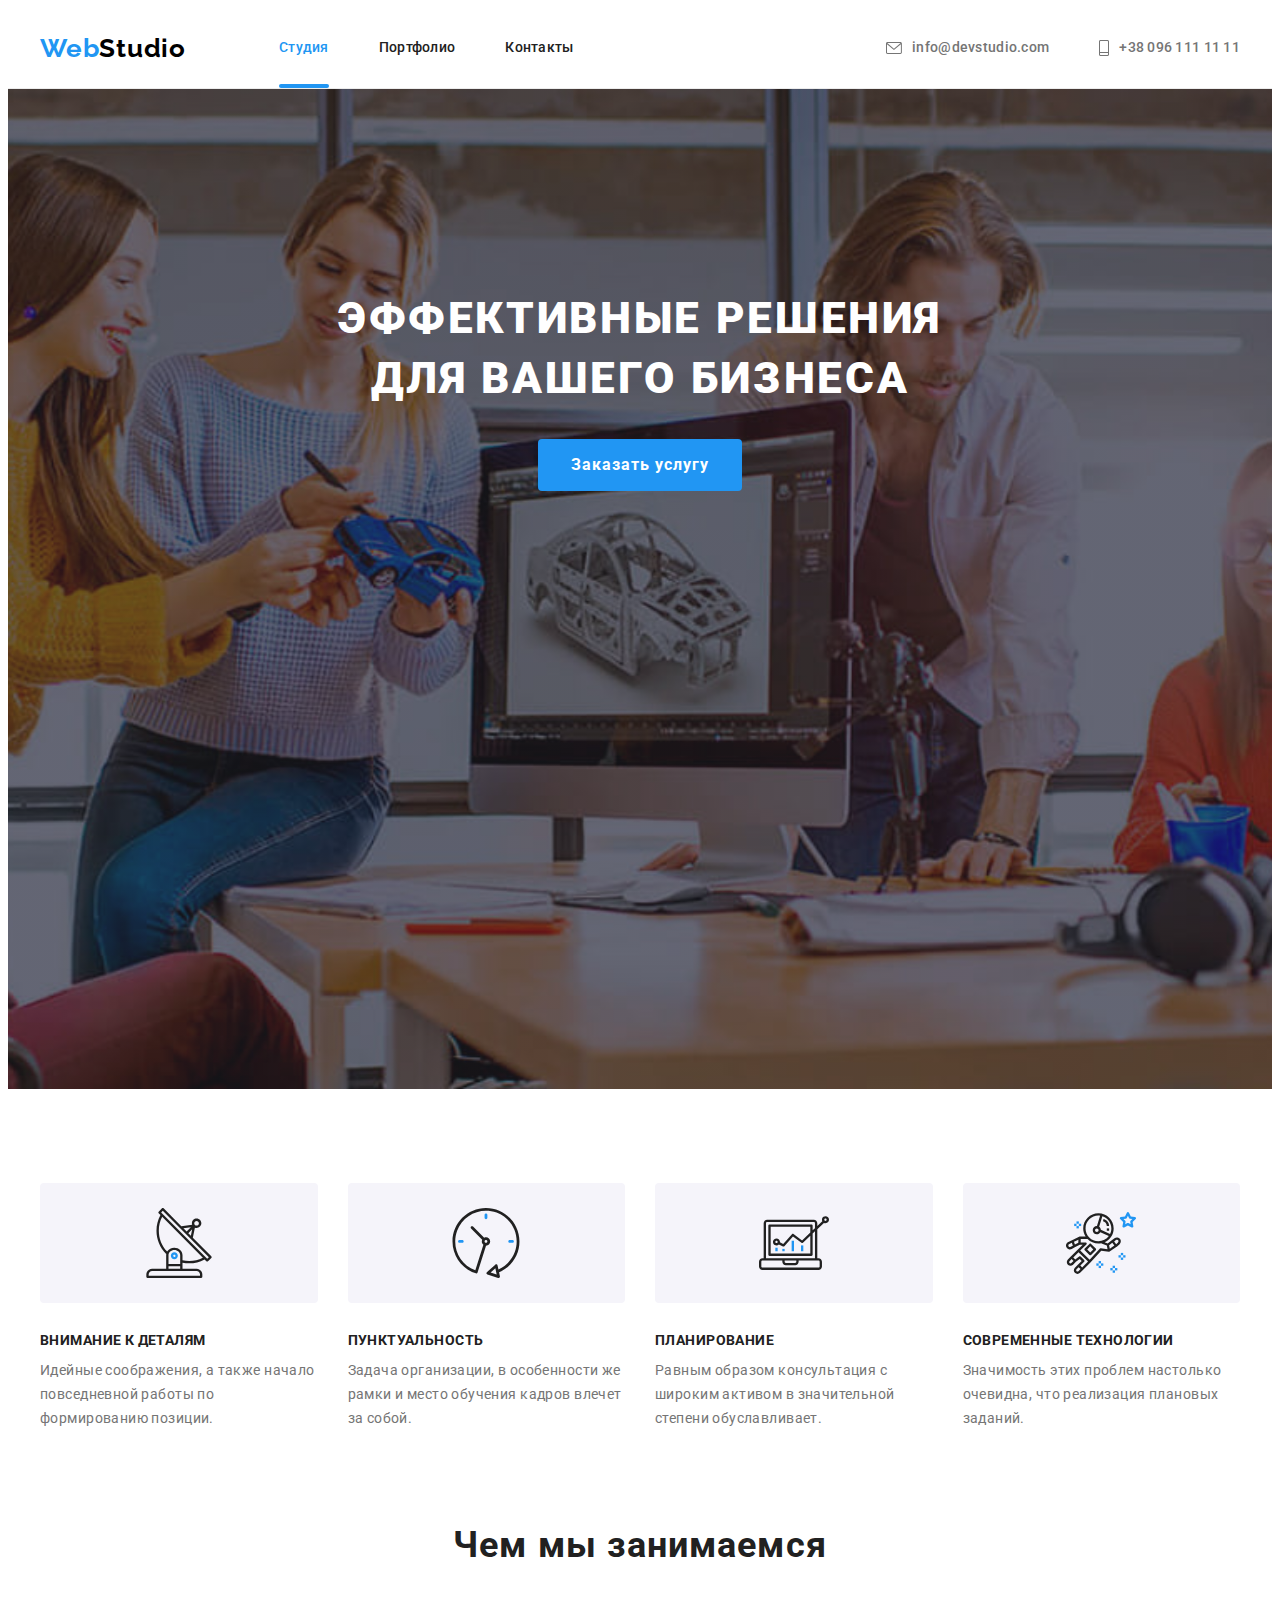
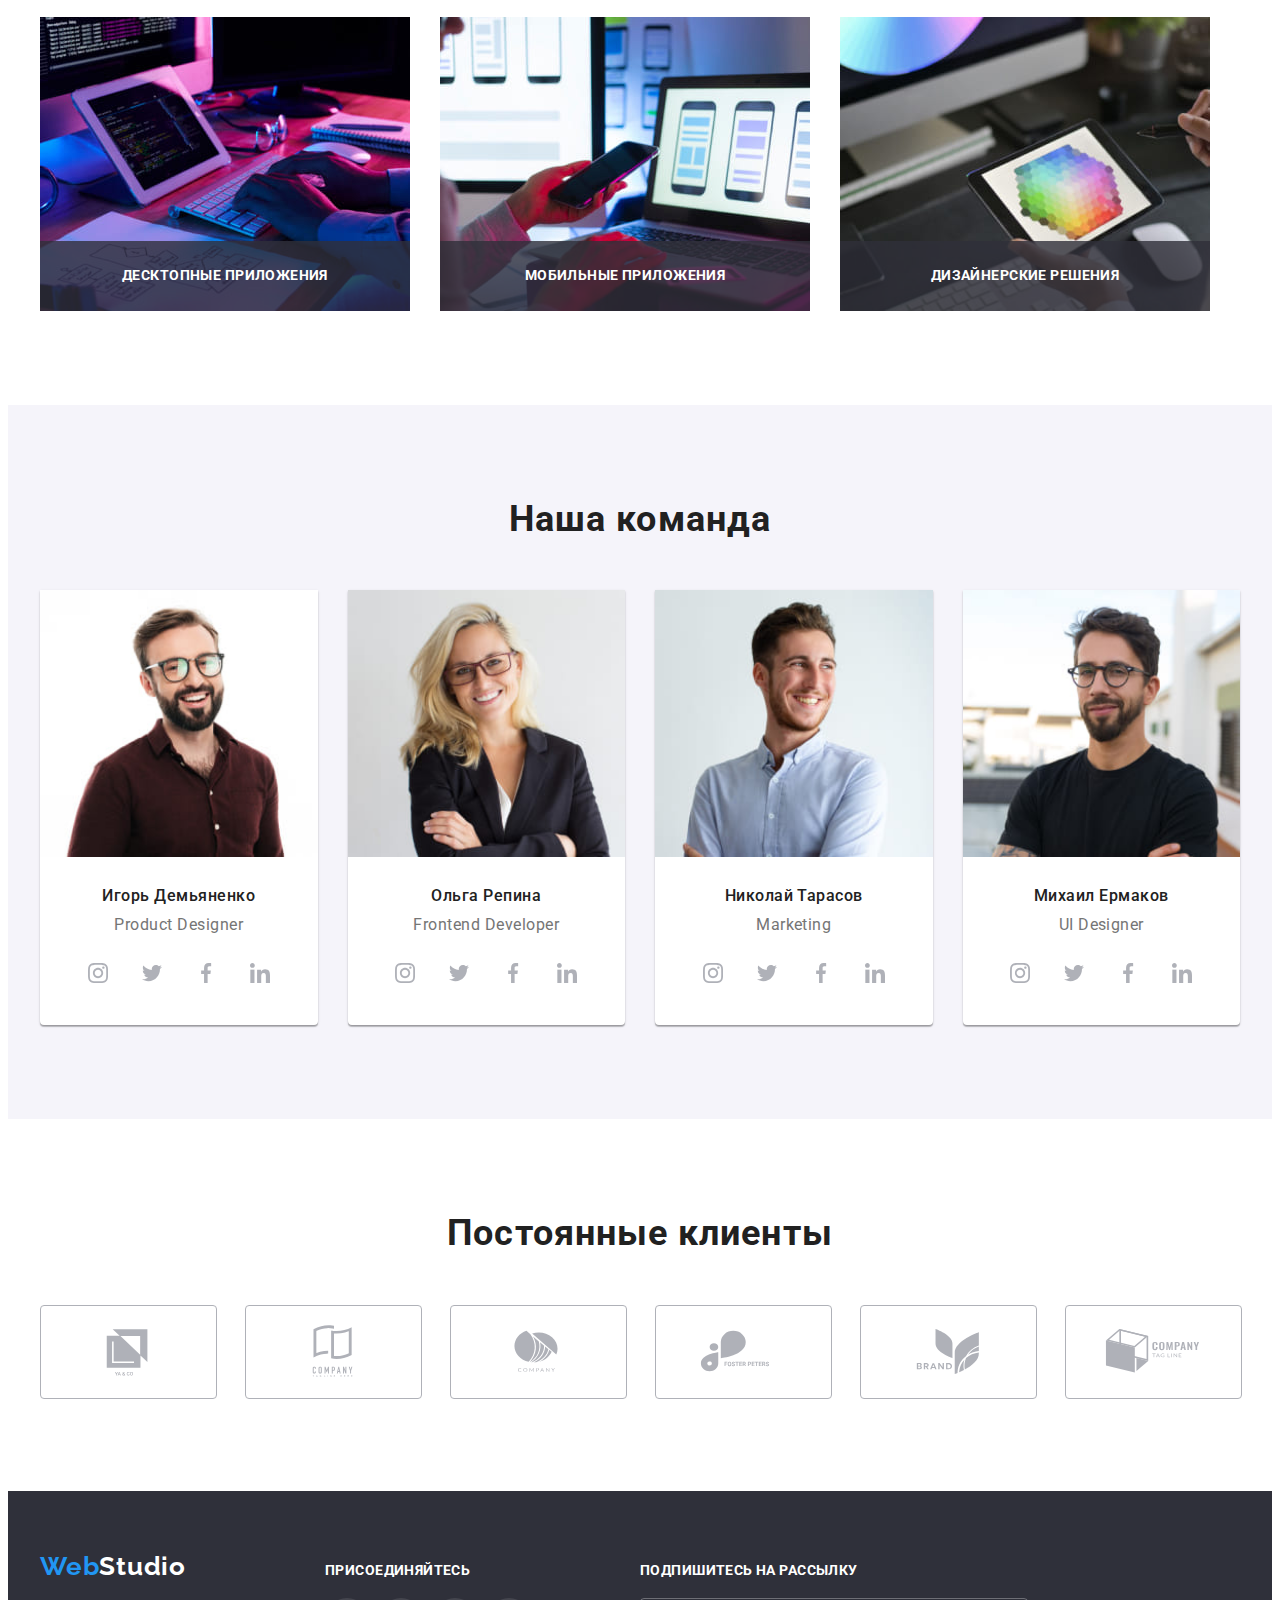
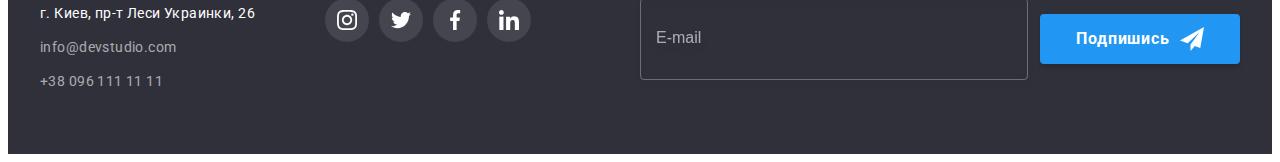
<file: index.html>
<!DOCTYPE html>
<html lang="ru">

<head>
  <meta charset="UTF-8" />
  <meta http-equiv="X-UA-Compatible" content="IE=edge" />
  <meta name="viewport" content="width=device-width, initial-scale=1.0" />
  <title>Studio</title>
  <link rel="preconnect" href="https://fonts.googleapis.com" />
  <link rel="preconnect" href="https://fonts.gstatic.com" crossorigin />
  <link href="https://fonts.googleapis.com/css2?family=Raleway:wght@700&family=Roboto:wght@400;500;700;900&display=swap"
    rel="stylesheet" />
  <link rel="stylesheet" href="https://cdnjs.cloudflare.com/ajax/libs/modern-normalize/1.1.0/modern-normalize.min.css"
    integrity="sha512-wpPYUAdjBVSE4KJnH1VR1HeZfpl1ub8YT/NKx4PuQ5NmX2tKuGu6U/JRp5y+Y8XG2tV+wKQpNHVUX03MfMFn9Q=="
    crossorigin="anonymous" referrerpolicy="no-referrer" />

  <link rel="stylesheet" href="./css/main.min.css" />
</head>

<body>

  <header class="header">
    <div class="container">

      <nav class="nav">
        <a href="./index.html" lang="en" class="logo nav__logo logo--color-dark link">
          <span class="logo--accent">Web</span>Studio
        </a>
        <ul class="menu list">
          <li class="menu__item">
            <a href="" class="menu__link link active">Студия</a>
          </li>
          <li class="menu__item">
            <a href="./portfolio.html" class="menu__link link">Портфолио</a>
          </li>
          <li class="menu__item">
            <a href="" class="menu__link link"> Контакты</a>
          </li>
        </ul>
      </nav>

      <ul class="contacts header-contacts list">
        <li class="contacts__item">
          <a href="mailto:info@devstudio.com" class="contacts__email link">
            <svg class="contacts__mail-icon" width="16" height="12">
              <use href="./images/icons.svg#mail"></use>
            </svg>
            info@devstudio.com</a>
        </li>
        <li class="contacts__item">
          <a href="tel:+380961111111" class="contacts__tel link">
            <svg class="contacts__tel-icon" width="10" height="16">
              <use href="./images/icons.svg#tel"></use>
            </svg>
            +38 096 111 11 11</a>
        </li>
      </ul>
      <button type="button" class="nav__mob-btn">
        <svg class="modal__icon close-btn" width="24" height="16">
          <use href="./images/icons.svg#icon-menu"></use>
        </svg>
      </button>
      <div class="mob-menu is-hidden">
        <div class="mob-menu-wrap">
          <div class="mob-menu__top">
            <button type="button" class="mob-menu__close-btn">
              <svg class="modal__icon close-btn" width="30" height="30">
                <use href="./images/icons.svg#close"></use>
              </svg>
            </button>
            <ul class="mob-menu-list list">
              <li class="mob-menu-list__item">
                <a href="" class="mob-menu-list__link link mob-active">Студия</a>
              </li>
              <li class="mob-menu-list__item">
                <a href="./portfolio.html" class="mob-menu-list__link link">Портфолио</a>
              </li>
              <li class="mob-menu-list__item">
                <a href="" class="mob-menu-list__link link"> Контакты</a>
              </li>
            </ul>
          </div>
          <div class="mob-menu__bottom">
            <ul class="mob-contacts list">

              <li class="mob-contacts__item">
                <a href="tel:+380961111111" class="mob-contacts__tel link">
                  +38 096 111 11 11</a>
              </li>
              <li class="mob-contacts__item">
                <a href="mailto:info@devstudio.com" class="mob-contacts__email link">
                  info@devstudio.com</a>
              </li>
            </ul>
            <ul class="mob-social list">
              <li class="mob-social__item"><a href="" class="mob-social__link link">
                  Instagram
                </a></li>
              <li class="mob-social__item"><a href="" class="mob-social__link link">
                  Twitter
                </a></li>
              <li class="mob-social__item"><a href="" class="mob-social__link link">
                  Facebook
                </a></li>
              <li class="mob-social__item"><a href="" class="mob-social__link link">
                  Linkedin
                </a></li>
            </ul>
          </div>
        </div>
      </div>
    </div>
  </header>

  <main>

    <section class="hero">
      <div class="container">
        <h1 class="hero__title">Эффективные решения для вашего бизнеса</h1>
        <button type="button" class="hero__btn btn" data-modal-open>Заказать услугу</button>
      </div>
    </section>

    <section class="features">
      <div class="container">
        <h2 class="features__title visually-hidden">Наши особенности</h2>
        <ul class="features-list list">
          <li class="features-list__item">
            <div class="features-list__thumb">
              <svg class="features-list__icon" width="70" height="70">
                <use href="./images/icons.svg#antenna"></use>
              </svg>
            </div>
            <h3 class="features-list__subtitle">Внимание к деталям</h3>
            <p class="features-list__text">
              Идейные соображения, а также начало повседневной работы по формированию позиции.
            </p>
          </li>
          <li class="features-list__item">
            <div class="features-list__thumb">
              <svg class="features-list__icon" width="70" height="70">
                <use href="./images/icons.svg#clock"></use>
              </svg>
            </div>
            <h3 class="features-list__subtitle">Пунктуальность</h3>
            <p class="features-list__text">
              Задача организации, в особенности же рамки и место обучения кадров влечет за собой.
            </p>
          </li>
          <li class="features-list__item">
            <div class="features-list__thumb">
              <svg class="features-list__icon" width="70" height="70">
                <use href="./images/icons.svg#diagram"></use>
              </svg>
            </div>
            <h3 class="features-list__subtitle">Планирование</h3>
            <p class="features-list__text">
              Равным образом консультация с широким активом в значительной степени обуславливает.
            </p>
          </li>
          <li class="features-list__item">
            <div class="features-list__thumb">
              <svg class="features-list__icon" width="70" height="70">
                <use href="./images/icons.svg#astronaut"></use>
              </svg>
            </div>
            <h3 class="features-list__subtitle">Современные технологии</h3>
            <p class="features-list__text">
              Значимость этих проблем настолько очевидна, что реализация плановых заданий.
            </p>
          </li>
        </ul>
      </div>
    </section>

    <section class="products">
      <div class="container">
        <h2 class="products__title">Чем мы занимаемся</h2>
        <ul class="products-list list">
          <li class="products-list__item">
            <img srcset="./images/desktops.jpg 1x, ./images/desktops-2x.jpg 2x" src="./images/box_2.jpg"
              alt="Десктопные приложения" width="370" />
            <h3 class="products-list__item-title">Десктопные приложения</h3>
          </li>
          <li class="products-list__item">
            <img srcset="./images/mobiles.jpg 1x, ./images/mobiles-2x.jpg 2x" src="./images/box_2.jpg"
              alt="Мобильные приложения" width="370" />
            <h3 class="products-list__item-title">Мобильные приложения</h3>
          </li>
          <li class="products-list__item">
            <img srcset="./images/design.jpg 1x, ./images/design-2x.jpg 2x" src="./images/box_3.jpg"
              alt="Дизайнерские решения" width="370" />
            <h3 class="products-list__item-title">Дизайнерские решения</h3>
          </li>
        </ul>
      </div>
    </section>

    <section class="team">
      <div class="container">
        <h2 class="team__title">Наша команда</h2>
        <ul class="team-list list">
          <li class="team-list__item">
            <picture>
              <source srcset="./images/designer.jpg 1x, ./images/designer-2x.jpg 2x" media="(min-width: 1200px)">
              <source srcset="./images/designer-tab.jpg 1x, ./images/designer-tab-2x.jpg 2x" media="(min-width: 768px)">
              <source srcset="./images/designer-mob.jpg 1x, ./images/designer-mob-2x.jpg 2x" media="(min-width: 320px)">
              <img src="./images/product_designer_photo.jpg" alt="Игорь Демьяненко - разработчик продукта"
                width="810" />
            </picture>
            <div class="team-list__title-wrap">
              <h3 class="team-list__subtitle">Игорь Демьяненко</h3>
              <p lang="en" class="team-list__text">Product Designer</p>
              <ul class="masters-soc-list list">
                <li class="masters-soc-list__item"><a href="" class="masters-soc-list__link link">
                    <svg class="masters-soc-list__icon" width="20" height="20">
                      <use href="./images/icons.svg#instagram"></use>
                    </svg>
                  </a></li>
                <li class="masters-soc-list__item"><a href="" class="masters-soc-list__link link">
                    <svg class="masters-soc-list__icon" width="20" height="20">
                      <use href="./images/icons.svg#twitter"></use>
                    </svg>
                  </a></li>
                <li class="masters-soc-list__item"><a href="" class="masters-soc-list__link link">
                    <svg class="masters-soc-list__icon" width="20" height="20">
                      <use href="./images/icons.svg#facebook"></use>
                    </svg>
                  </a></li>
                <li class="masters-soc-list__item"><a href="" class="masters-soc-list__link link">
                    <svg class="masters-soc-list__icon" width="20" height="20">
                      <use href="./images/icons.svg#linkedin"></use>
                    </svg>
                  </a></li>
              </ul>
            </div>
          </li>
          <li class="team-list__item">
            <picture>
              <source srcset="./images/frontend.jpg 1x, ./images/frontend-2x.jpg 2x" media="(min-width: 1200px)">
              <source srcset="./images/frontend-tab.jpg 1x, ./images/frontend-tab-2x.jpg 2x" media="(min-width: 768px)">
              <source srcset="./images/frontend-mob.jpg 1x, ./images/frontend-mob-2x.jpg 2x" media="(min-width: 320px)">
              <img src="./images/frontend_developer_photo.jpg" alt="Ольга Репина - фронтенд разработчик" width="810" />
            </picture>

            <div class="team-list__title-wrap">
              <h3 class="team-list__subtitle">Ольга Репина</h3>
              <p lang="en" class="team-list__text">Frontend Developer</p>
              <ul class="masters-soc-list list">
                <li class="masters-soc-list__item"><a href="" class="masters-soc-list__link link">
                    <svg class="masters-soc-list__icon" width="20" height="20">
                      <use href="./images/icons.svg#instagram"></use>
                    </svg>
                  </a></li>
                <li class="masters-soc-list__item"><a href="" class="masters-soc-list__link link">
                    <svg class="masters-soc-list__icon" width="20" height="20">
                      <use href="./images/icons.svg#twitter"></use>
                    </svg>
                  </a></li>
                <li class="masters-soc-list__item"><a href="" class="masters-soc-list__link link">
                    <svg class="masters-soc-list__icon" width="20" height="20">
                      <use href="./images/icons.svg#facebook"></use>
                    </svg>
                  </a></li>
                <li class="masters-soc-list__item"><a href="" class="masters-soc-list__link link">
                    <svg class="masters-soc-list__icon" width="20" height="20">
                      <use href="./images/icons.svg#linkedin"></use>
                    </svg>
                  </a></li>
              </ul>
            </div>
          </li>
          <li class="team-list__item">
            <picture>
              <source srcset="./images/marketing.jpg 1x, ./images/marketing-2x.jpg 2x" media="(min-width: 1200px)">
              <source srcset="./images/marketing-tab.jpg 1x, ./images/marketing-tab-2x.jpg 2x"
                media="(min-width: 768px)">
              <source srcset="./images/marketing-mob.jpg 1x, ./images/marketing-mob-2x.jpg 2x"
                media="(min-width: 320px)">
              <img src="./images/marketing_photo.jpg" alt="Николай Тарасов - маркетинг менеджер" width="810" />
            </picture>

            <div class="team-list__title-wrap">
              <h3 class="team-list__subtitle">Николай Тарасов</h3>
              <p lang="en" class="team-list__text">Marketing</p>
              <ul class="masters-soc-list list">
                <li class="masters-soc-list__item"><a href="" class="masters-soc-list__link link">
                    <svg class="masters-soc-list__icon" width="20" height="20">
                      <use href="./images/icons.svg#instagram"></use>
                    </svg>
                  </a></li>
                <li class="masters-soc-list__item"><a href="" class="masters-soc-list__link link">
                    <svg class="masters-soc-list__icon" width="20" height="20">
                      <use href="./images/icons.svg#twitter"></use>
                    </svg>
                  </a></li>
                <li class="masters-soc-list__item"><a href="" class="masters-soc-list__link link">
                    <svg class="masters-soc-list__icon" width="20" height="20">
                      <use href="./images/icons.svg#facebook"></use>
                    </svg>
                  </a></li>
                <li class="masters-soc-list__item"><a href="" class="masters-soc-list__link link">
                    <svg class="masters-soc-list__icon" width="20" height="20">
                      <use href="./images/icons.svg#linkedin"></use>
                    </svg>
                  </a></li>
              </ul>
            </div>
          </li>
          <li class="team-list__item">
            <picture>
              <source srcset="./images/ui.jpg 1x, ./images/ui-2x.jpg 2x" media="(min-width: 1200px)">
              <source srcset="./images/ui-tab.jpg 1x, ./images/ui-tab-2x.jpg 2x" media="(min-width: 768px)">
              <source srcset="./images/ui-mob.jpg 1x, ./images/ui-mob-2x.jpg 2x" media="(min-width: 320px)">
              <img src="./images/ui_designer_photo.jpg" alt="Михаил Ермаков - разработчик интерфейса" width="810" />
            </picture>

            <div class="team-list__title-wrap">
              <h3 class="team-list__subtitle">Михаил Ермаков</h3>
              <p lang="en" class="team-list__text">UI Designer</p>
              <ul class="masters-soc-list list">
                <li class="masters-soc-list__item"><a href="" class="masters-soc-list__link link">
                    <svg class="masters-soc-list__icon" width="20" height="20">
                      <use href="./images/icons.svg#instagram"></use>
                    </svg>
                  </a></li>
                <li class="masters-soc-list__item"><a href="" class="masters-soc-list__link link">
                    <svg class="masters-soc-list__icon" width="20" height="20">
                      <use href="./images/icons.svg#twitter"></use>
                    </svg>
                  </a></li>
                <li class="masters-soc-list__item"><a href="" class="masters-soc-list__link link">
                    <svg class="masters-soc-list__icon" width="20" height="20">
                      <use href="./images/icons.svg#facebook"></use>
                    </svg>
                  </a></li>
                <li class="masters-soc-list__item"><a href="" class="masters-soc-list__link link">
                    <svg class="masters-soc-list__icon" width="20" height="20">
                      <use href="./images/icons.svg#linkedin"></use>
                    </svg>
                  </a></li>
              </ul>
            </div>
          </li>
        </ul>
      </div>
    </section>
    <section class="clients">
      <div class="container">
        <h2 class="clients__title">Постоянные клиенты</h2>
        <ul class="clients-list list">
          <li class="clients-list__item">
            <a href="" class="clients-list__link">
              <svg class="clients-list__icon" width="106" height="60">
                <use href="./images/icons.svg#clients1"></use>
              </svg>
            </a>
          </li>
          <li class="clients-list__item">
            <a href="" class="clients-list__link">
              <svg class="clients-list__icon" width="106" height="60">
                <use href="./images/icons.svg#clients2"></use>
              </svg>
            </a>
          </li>
          <li class="clients-list__item">
            <a href="" class="clients-list__link">
              <svg class="clients-list__icon" width="106" height="60">
                <use href="./images/icons.svg#clients3"></use>
              </svg>
            </a>
          </li>
          <li class="clients-list__item">
            <a href="" class="clients-list__link">
              <svg class="clients-list__icon" width="106" height="60">
                <use href="./images/icons.svg#clients"></use>
              </svg>
            </a>
          </li>
          <li class="clients-list__item">
            <a href="" class="clients-list__link">
              <svg class="clients-list__icon" width="106" height="60">
                <use href="./images/icons.svg#clients5"></use>
              </svg>
            </a>
          </li>
          <li class="clients-list__item">
            <a href="" class="clients-list__link">
              <svg class="clients-list__icon" width="106" height="60">
                <use href="./images/icons.svg#clients6"></use>
              </svg>
            </a>
          </li>

        </ul>
      </div>
    </section>

  </main>

  <footer class="footer">
    <div class="container">
      <div class="tablet-wrap">
        <div class="footer-address-wrap">
          <a href="./index.html" lang="en" class="logo  logo--color-light link">
            <span class="logo--accent">Web</span>Studio
          </a>
          <address class="address">
            <ul class="address-list list">
              <li class="address-list__item">
                <a href="" class="address-list__address link"> г. Киев, пр-т Леси Украинки, 26</a>
              </li>
              <li class="address-list__item">
                <a href="mailto:info@devstudio.com" class="address-list__email link">info@devstudio.com</a>
              </li>
              <li class="address-list__item">
                <a href="tel:+380961111111" class="address-list__tel link">+38 096 111 11 11</a>
              </li>
            </ul>
          </address>
        </div>
        <div class="footer-soc">
          <p class="footer-soc__title">присоединяйтесь</p>
          <ul class="social list">
            <li class="social__item"><a href="" class="social__link link">
                <svg class="social__icon" width="20" height="20">
                  <use href="./images/icons.svg#instagram"></use>
                </svg>
              </a></li>
            <li class="social__item"><a href="" class="social__link link">
                <svg class="social__icon" width="20" height="20">
                  <use href="./images/icons.svg#twitter"></use>
                </svg>
              </a></li>
            <li class="social__item"><a href="" class="social__link link">
                <svg class="social__icon" width="20" height="20">
                  <use href="./images/icons.svg#facebook"></use>
                </svg>
              </a></li>
            <li class="social__item"><a href="" class="social__link link">
                <svg class="social__icon" width="20" height="20">
                  <use href="./images/icons.svg#linkedin"></use>
                </svg>
              </a></li>
          </ul>
        </div>
      </div>
      <div class="connect">
        <p class="connect__title">Подпишитесь на рассылку
        </p>
        <form class="subscribe">
          <label for="subscribe-email" class="subscribe__label visually-hidden">E-mail</label>
          <input type="email" name="subscribe-email" placeholder="E-mail" class="subscribe__input" required
            id="subscribe-email">
          <button type="submit" class="subscribe__btn btn">Подпишись
            <svg class="subscribe__icon" width="24" height="24">
              <use href="./images/icons.svg#icon-send"></use>
            </svg>
          </button>
        </form>
      </div>
    </div>
  </footer>
  <div class="backdrop is-hidden" data-modal>
    <div class="modal">
      <button type="button" class="modal__close-btn" data-modal-close>
        <svg class="modal__icon close-btn" width="18" height="18">
          <use href="./images/icons.svg#close"></use>
        </svg>
      </button>
      <p class="modal__title">Оставьте свои данные, мы вам перезвоним</p>
      <form class="modal-form">
        <div class="modal-field">
          <label for="user-name" class="modal-form__input-label">Имя</label>
          <div class="input-wrap">
            <input type="text" name="user-name" class="modal-form__input" required id="user-name">
            <svg class="modal-form__input-icon" width="12" height="12">
              <use href="./images/icons.svg#person"></use>
            </svg>
          </div>
        </div>
        <div class="modal-field">
          <label for="user-tel" class="modal-form__input-label">Телефон</label>
          <div class="input-wrap">
            <input type="tel" name="user-tel" class="modal-form__input" required maxlength="10" id="user-tel">
            <svg class="modal-form__input-icon" width="12" height="12">
              <use href="./images/icons.svg#tel2"></use>
            </svg>
          </div>
        </div>
        <div class="modal-field">
          <label for="user-email" class="modal-form__input-label">Почта</label>
          <div class="input-wrap">
            <input type="email" name="user-email" class="modal-form__input" required id="user-email">
            <svg class="modal-form__input-icon" width="12" height="12">
              <use href="./images/icons.svg#email"></use>
            </svg>
          </div>
        </div>
        <div class="modal-field margin-btm-20">
          <label for="modal-text" class="modal-form__input-label">Коментарий</label>
          <textarea name="modal-text" id="modal-text" class="modal-form__text" placeholder="Введите текст"></textarea>
        </div>
        <div class="modal-field margin-btm-30">
          <input type="checkbox" name="privacy" id="privacy" class="modal-form__input-check visually-hidden">
          <label for="privacy" class="modal-form__check-text">
            <div class="modal-form__check-text-wrap">Соглашаюсь с рассылкой и принимаю<a href=""
                class="modal-form__check-link">
                Условия договора
              </a>
            </div>
          </label>
        </div>
        <button type="submit" class="modal-form__btn btn">Отправить</button>
      </form>
    </div>
  </div>
  <script src="./js/menu.js"></script>
  <script src="./js/modal.js"></script>
</body>

</html>
</file>
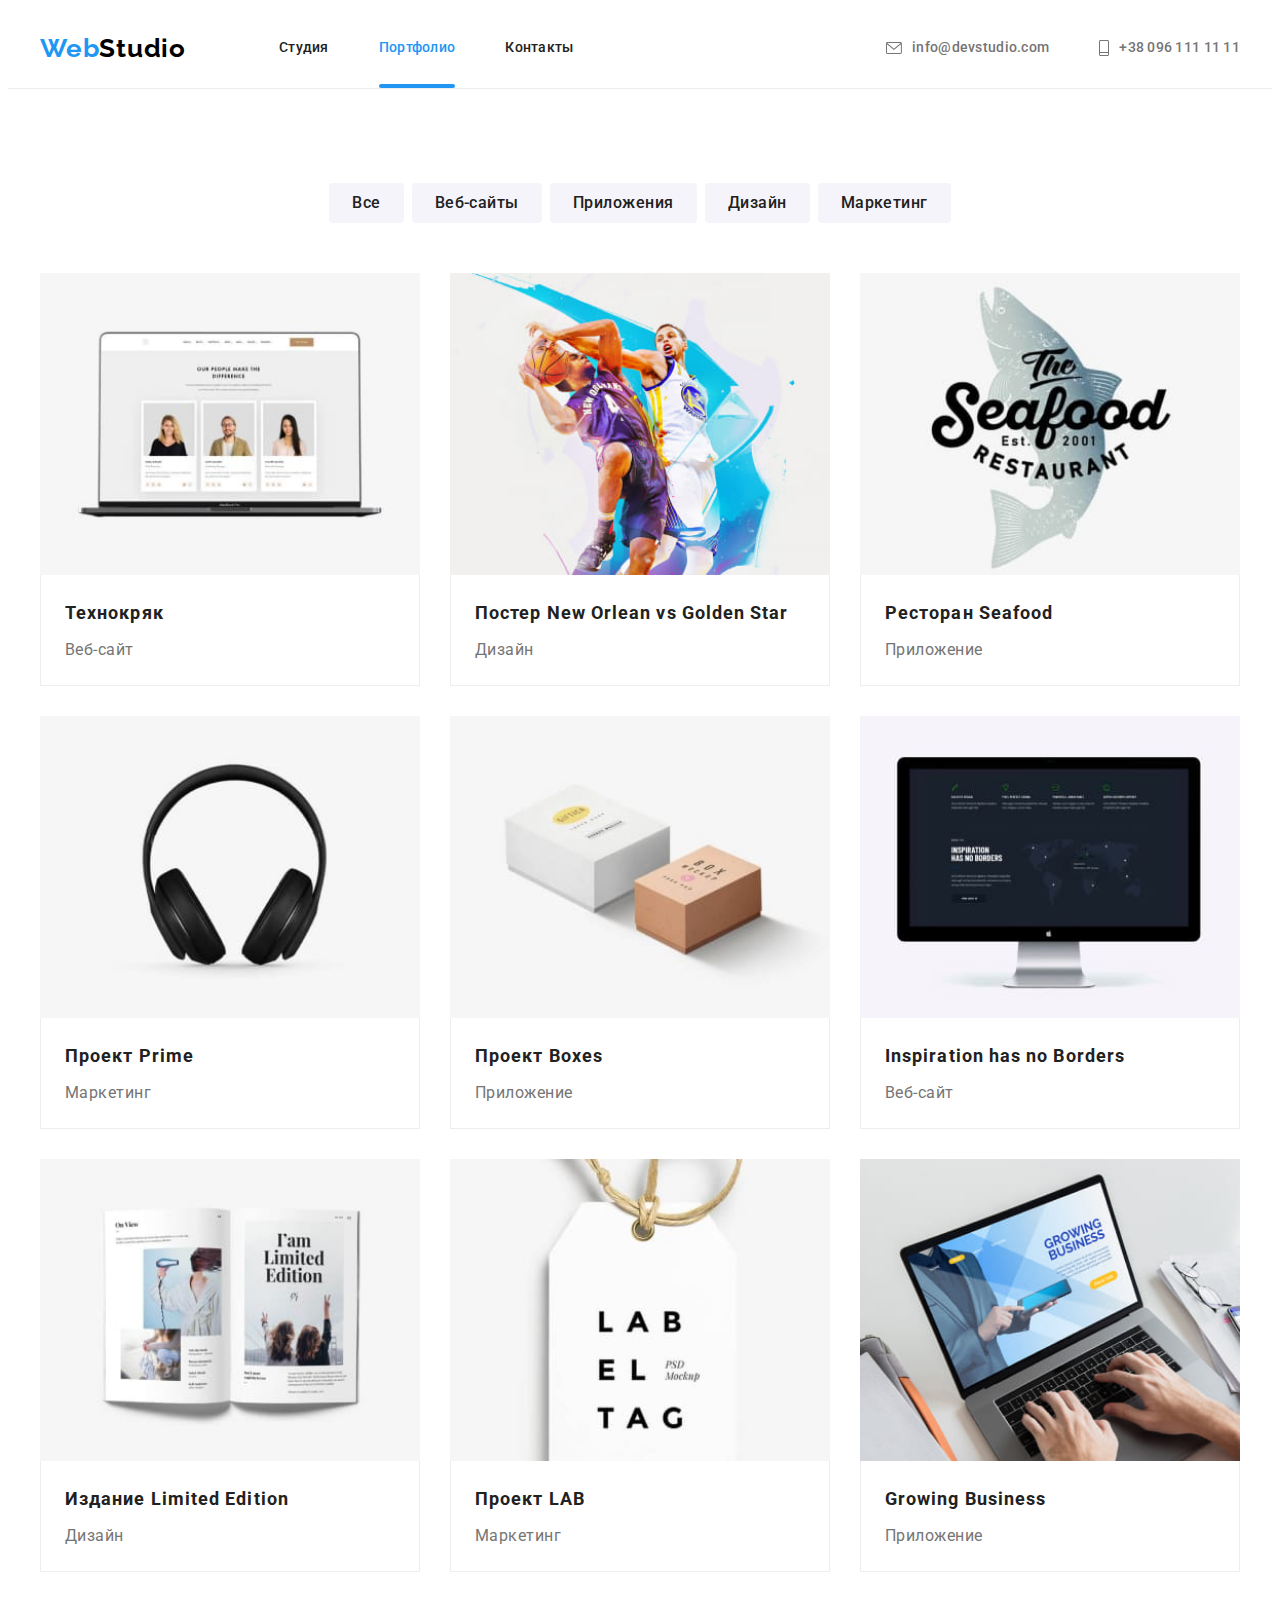
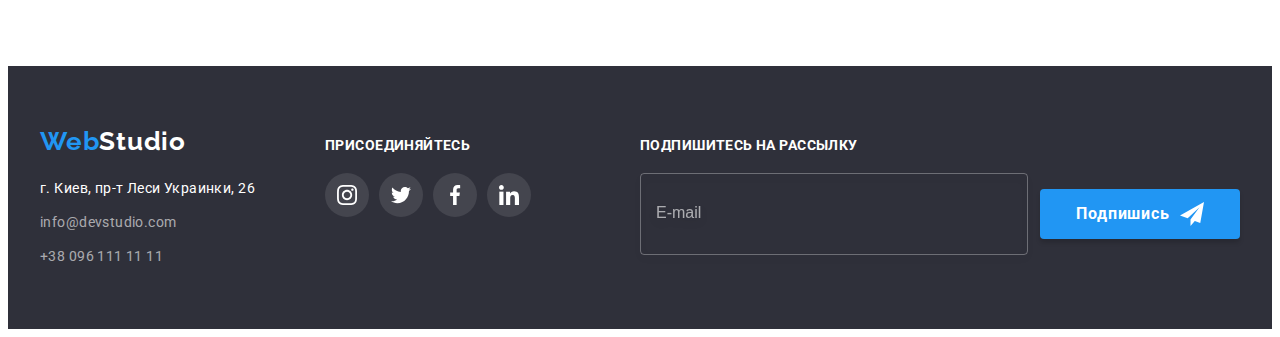
<file: portfolio.html>
<!DOCTYPE html>
<html lang="ru">

<head>
  <meta charset="UTF-8" />
  <meta http-equiv="X-UA-Compatible" content="IE=edge" />
  <meta name="viewport" content="width=device-width, initial-scale=1.0" />
  <title>Portfolio</title>
  <link rel="preconnect" href="https://fonts.googleapis.com" />
  <link rel="preconnect" href="https://fonts.gstatic.com" crossorigin />
  <link href="https://fonts.googleapis.com/css2?family=Raleway:wght@700&family=Roboto:wght@400;500;700;900&display=swap"
    rel="stylesheet" />
  <link rel="stylesheet" href="https://cdnjs.cloudflare.com/ajax/libs/modern-normalize/1.1.0/modern-normalize.min.css"
    integrity="sha512-wpPYUAdjBVSE4KJnH1VR1HeZfpl1ub8YT/NKx4PuQ5NmX2tKuGu6U/JRp5y+Y8XG2tV+wKQpNHVUX03MfMFn9Q=="
    crossorigin="anonymous" referrerpolicy="no-referrer" />

  <link rel="stylesheet" href="./css/main.min.css" />
</head>

<body>

  <header class="header">
    <div class="container">

      <nav class="nav">
        <a href="./index.html" lang="en" class="logo nav__logo logo--color-dark link">
          <span class="logo--accent">Web</span>Studio
        </a>
        <ul class="menu list">
          <li class="menu__item">
            <a href="./index.html" class="menu__link link ">Студия</a>
          </li>
          <li class="menu__item">
            <a href="./portfolio.html" class="menu__link link active">Портфолио</a>
          </li>
          <li class="menu__item">
            <a href="" class="menu__link link"> Контакты</a>
          </li>
        </ul>
      </nav>

      <ul class="contacts header-contacts list">
        <li class="contacts__item">
          <a href="mailto:info@devstudio.com" class="contacts__email link">
            <svg class="contacts__mail-icon" width="16" height="12">
              <use href="./images/icons.svg#mail"></use>
            </svg>
            info@devstudio.com</a>
        </li>
        <li class="contacts__item">
          <a href="tel:+380961111111" class="contacts__tel link">
            <svg class="contacts__tel-icon" width="10" height="16">
              <use href="./images/icons.svg#tel"></use>
            </svg>
            +38 096 111 11 11</a>
        </li>
      </ul>
      <button type="button" class="nav__mob-btn">
        <svg class="modal__icon close-btn" width="24" height="16">
          <use href="./images/icons.svg#icon-menu"></use>
        </svg>
      </button>
      <div class="mob-menu is-hidden">
        <div class="mob-menu-wrap">
          <div class="mob-menu__top">
            <button type="button" class="mob-menu__close-btn">
              <svg class="modal__icon close-btn" width="30" height="30">
                <use href="./images/icons.svg#close"></use>
              </svg>
            </button>
            <ul class="mob-menu-list list">
              <li class="mob-menu-list__item">
                <a href="./index.html" class="mob-menu-list__link link ">Студия</a>
              </li>
              <li class="mob-menu-list__item">
                <a href="./portfolio.html" class="mob-menu-list__link link mob-active">Портфолио</a>
              </li>
              <li class="mob-menu-list__item">
                <a href="" class="mob-menu-list__link link"> Контакты</a>
              </li>
            </ul>
          </div>
          <div class="mob-menu__bottom">
            <ul class="mob-contacts list">

              <li class="mob-contacts__item">
                <a href="tel:+380961111111" class="mob-contacts__tel link">
                  +38 096 111 11 11</a>
              </li>
              <li class="mob-contacts__item">
                <a href="mailto:info@devstudio.com" class="mob-contacts__email link">
                  info@devstudio.com</a>
              </li>
            </ul>
            <ul class="mob-social list">
              <li class="mob-social__item"><a href="" class="mob-social__link link">
                  Instagram
                </a></li>
              <li class="mob-social__item"><a href="" class="mob-social__link link">
                  Twitter
                </a></li>
              <li class="mob-social__item"><a href="" class="mob-social__link link">
                  Facebook
                </a></li>
              <li class="mob-social__item"><a href="" class="mob-social__link link">
                  Linkedin
                </a></li>
            </ul>
          </div>
        </div>
      </div>
    </div>
  </header>



  <main>
    <section class="portfolio">
      <div class="container">
        <h2 class="visually-hidden">Портфолио</h2>
        <ul class="portfolio-nav list">
          <li class="portfolio__item">
            <button type="button" class="portfolio__btn">Все</button>
          </li>
          <li class="portfolio__item">
            <button type="button" class="portfolio__btn">Веб-сайты</button>
          </li>
          <li class="portfolio__item">
            <button type="button" class="portfolio__btn">Приложения</button>
          </li>
          <li class="portfolio__item">
            <button type="button" class="portfolio__btn">Дизайн</button>
          </li>
          <li class="portfolio__item">
            <button type="button" class="portfolio__btn">Маркетинг</button>
          </li>
        </ul>
        <ul class="portfolio-list list">
          <li class="portfolio-list__item">
            <a href="" class="portfolio-list__link link">
              <div class="portfolio-list__top-wrap">
                <picture>
                  <source srcset="./images/1-project.jpg 1x, ./images/1-project-2x.jpg 2x" media="(min-width: 1200px)">
                  <source srcset="./images/1-project-tab.jpg 1x, ./images/1-project-tab-2x.jpg 2x"
                    media="(min-width: 768px)">
                  <source srcset="./images/1-project-mob.jpg 1x, ./images/1-project-mob-2x.jpg 2x"
                    media="(min-width: 320px)">
                  <img src="./images/technocrack.jpg" alt="Веб-сайт Технокряк" width="370" />
                </picture>

                <p class="portfolio-list__top-text">Ресурс предлагает комплексные предложения с разным уровнем
                  функционала и
                  сервисов. Все это позволит посетителю получить
                  исчерпывающие сведения о компании или частном лице.
                  Все это позволит посетителю получить
                  исчерпывающие сведения о компании или частном лице.</p>
              </div>
              <div class="portfolio-list__title-wrap">
                <h3 class="portfolio-list__subtitle">Технокряк</h3>
                <p class="portfolio-list__text">Веб-сайт</p>
              </div>
            </a>
          </li>
          <li class="portfolio-list__item">
            <a href="" class="portfolio-list__link link">
              <div class="portfolio-list__top-wrap">
                <picture>
                  <source srcset="./images/2-project.jpg 1x, ./images/2-project-2x.jpg 2x" media="(min-width: 1200px)">
                  <source srcset="./images/2-project-tab.jpg 1x, ./images/2-project-tab-2x.jpg 2x"
                    media="(min-width: 768px)">
                  <source srcset="./images/2-project-mob.jpg 1x, ./images/2-project-mob-2x.jpg 2x"
                    media="(min-width: 320px)">
                  <img src="./images/novsgs.jpg" alt="Постер New Orlean vs Golden Star" width="900" />
                </picture>

                <p class="portfolio-list__top-text">Ресурс предлагает комплексные предложения с разным уровнем
                  функционала и
                  сервисов. Все это позволит посетителю получить
                  исчерпывающие сведения о компании или частном лице.</p>
              </div>
              <div class="portfolio-list__title-wrap">
                <h3 class="portfolio-list__subtitle">
                  Постер <span lang="en">New Orlean vs Golden Star</span>
                </h3>
                <p class="portfolio-list__text">Дизайн</p>
              </div>
            </a>
          </li>
          <li class="portfolio-list__item">
            <a href="" class="portfolio-list__link link">
              <div class="portfolio-list__top-wrap">
                <picture>
                  <source srcset="./images/3-project.jpg 1x, ./images/3-project-2x.jpg 2x" media="(min-width: 1200px)">
                  <source srcset="./images/3-project-tab.jpg 1x, ./images/3-project-tab-2x.jpg 2x"
                    media="(min-width: 768px)">
                  <source srcset="./images/3-project-mob.jpg 1x, ./images/3-project-mob-2x.jpg 2x"
                    media="(min-width: 320px)">
                  <img src="./images/seafood.jpg" alt="Ресторан Seafood" width="900" />
                </picture>
                <p class="portfolio-list__top-text">Ресурс предлагает комплексные предложения с разным уровнем
                  функционала и
                  сервисов. Все это позволит посетителю получить
                  исчерпывающие сведения о компании или частном лице.</p>
              </div>
              <div class="portfolio-list__title-wrap">
                <h3 class="portfolio-list__subtitle">Ресторан <span lang="en">Seafood</span></h3>
                <p class="portfolio-list__text">Приложение</p>
              </div>
            </a>
          </li>
          <li class="portfolio-list__item">
            <a href="" class="portfolio-list__link link">
              <div class="portfolio-list__top-wrap">
                <picture>
                  <source srcset="./images/4-project.jpg 1x, ./images/4-project-2x.jpg 2x" media="(min-width: 1200px)">
                  <source srcset="./images/4-project-tab.jpg 1x, ./images/4-project-tab-2x.jpg 2x"
                    media="(min-width: 768px)">
                  <source srcset="./images/4-project-mob.jpg 1x, ./images/4-project-mob-2x.jpg 2x"
                    media="(min-width: 320px)">
                  <img src="./images/prime.jpg" alt="Проект Prime" width="900" />
                </picture>

                <p class="portfolio-list__top-text">Ресурс предлагает комплексные предложения с разным уровнем
                  функционала и
                  сервисов. Все это позволит посетителю получить
                  исчерпывающие сведения о компании или частном лице.</p>
              </div>
              <div class="portfolio-list__title-wrap">
                <h3 class="portfolio-list__subtitle">Проект <span lang="en">Prime</span></h3>
                <p class="portfolio-list__text">Маркетинг</p>
              </div>
            </a>
          </li>
          <li class="portfolio-list__item">
            <a href="" class="portfolio-list__link link">
              <div class="portfolio-list__top-wrap">
                <picture>
                  <source srcset="./images/5-project.jpg 1x, ./images/5-project-2x.jpg 2x" media="(min-width: 1200px)">
                  <source srcset="./images/5-project-tab.jpg 1x, ./images/5-project-tab-2x.jpg 2x"
                    media="(min-width: 768px)">
                  <source srcset="./images/5-project-mob.jpg 1x, ./images/5-project-mob-2x.jpg 2x"
                    media="(min-width: 320px)">
                  <img src="./images/boxes.jpg" alt="Проект Boxes" width="900" />
                </picture>

                <p class="portfolio-list__top-text">Ресурс предлагает комплексные предложения с разным уровнем
                  функционала и
                  сервисов. Все это позволит посетителю получить
                  исчерпывающие сведения о компании или частном лице.</p>
              </div>
              <div class="portfolio-list__title-wrap">
                <h3 class="portfolio-list__subtitle">Проект <span lang="en">Boxes</span></h3>
                <p class="portfolio-list__text">Приложение</p>
              </div>
            </a>
          </li>
          <li class="portfolio-list__item">
            <a href="" class="portfolio-list__link link">
              <div class="portfolio-list__top-wrap">
                <picture>
                  <source srcset="./images/6-project.jpg 1x, ./images/6-project-2x.jpg 2x" media="(min-width: 1200px)">
                  <source srcset="./images/6-project-tab.jpg 1x, ./images/6-project-tab-2x.jpg 2x"
                    media="(min-width: 768px)">
                  <source srcset="./images/6-project-mob.jpg 1x, ./images/6-project-mob-2x.jpg 2x"
                    media="(min-width: 320px)">
                  <img src="./images/inspiration.jpg" alt="Inspiration has no Borders" width="900" />
                </picture>

                <p class="portfolio-list__top-text">Ресурс предлагает комплексные предложения с разным уровнем
                  функционала и
                  сервисов. Все это позволит посетителю получить
                  исчерпывающие сведения о компании или частном лице.</p>
              </div>
              <div class="portfolio-list__title-wrap">
                <h3 class="portfolio-list__subtitle" lang="en">Inspiration has no Borders</h3>
                <p class="portfolio-list__text">Веб-сайт</p>
              </div>
            </a>
          </li>
          <li class="portfolio-list__item">
            <a href="" class="portfolio-list__link link">
              <div class="portfolio-list__top-wrap">
                <picture>
                  <source srcset="./images/7-project.jpg 1x, ./images/7-project-2x.jpg 2x" media="(min-width: 1200px)">
                  <source srcset="./images/7-project-tab.jpg 1x, ./images/7-project-tab-2x.jpg 2x"
                    media="(min-width: 768px)">
                  <source srcset="./images/7-project-mob.jpg 1x, ./images/7-project-mob-2x.jpg 2x"
                    media="(min-width: 320px)">
                  <img src="./images/limited-edition.jpg" alt="Издание Limited Edition" width="900" />
                </picture>

                <p class="portfolio-list__top-text">Ресурс предлагает комплексные предложения с разным уровнем
                  функционала и
                  сервисов. Все это позволит посетителю получить
                  исчерпывающие сведения о компании или частном лице.</p>
              </div>
              <div class="portfolio-list__title-wrap">
                <h3 class="portfolio-list__subtitle">Издание <span lang="en">Limited Edition</span></h3>
                <p class="portfolio-list__text">Дизайн</p>
              </div>
            </a>
          </li>
          <li class="portfolio-list__item">
            <a href="" class="portfolio-list__link link">
              <div class="portfolio-list__top-wrap">
                <picture>
                  <source srcset="./images/8-project.jpg 1x, ./images/8-project-2x.jpg 2x" media="(min-width: 1200px)">
                  <source srcset="./images/8-project-tab.jpg 1x, ./images/8-project-tab-2x.jpg 2x"
                    media="(min-width: 768px)">
                  <source srcset="./images/8-project-mob.jpg 1x, ./images/8-project-mob-2x.jpg 2x"
                    media="(min-width: 320px)">
                  <img src="./images/lab.jpg" alt="Проект LAB" width="900" />
                </picture>

                <p class="portfolio-list__top-text">Ресурс предлагает комплексные предложения с разным уровнем
                  функционала и
                  сервисов. Все это позволит посетителю получить
                  исчерпывающие сведения о компании или частном лице.</p>
              </div>
              <div class="portfolio-list__title-wrap">
                <h3 class="portfolio-list__subtitle">Проект <span lang="en">LAB</span></h3>
                <p class="portfolio-list__text">Маркетинг</p>
              </div>
            </a>
          </li>
          <li class="portfolio-list__item">
            <a href="" class="portfolio-list__link link">
              <div class="portfolio-list__top-wrap">
                <picture>
                  <source srcset="./images/9-project.jpg 1x, ./images/9-project-2x.jpg 2x" media="(min-width: 1200px)">
                  <source srcset="./images/9-project-tab.jpg 1x, ./images/9-project-tab-2x.jpg 2x"
                    media="(min-width: 768px)">
                  <source srcset="./images/9-project-mob.jpg 1x, ./images/9-project-mob-2x.jpg 2x"
                    media="(min-width: 320px)">
                  <img src="./images/growing-business.jpg" alt="Growing Business" width="900" />
                </picture>

                <p class="portfolio-list__top-text">Ресурс предлагает комплексные предложения с разным уровнем
                  функционала и
                  сервисов. Все это позволит посетителю получить
                  исчерпывающие сведения о компании или частном лице.</p>
              </div>
              <div class="portfolio-list__title-wrap">
                <h3 class="portfolio-list__subtitle" lang="en">Growing Business</h3>
                <p class="portfolio-list__text">Приложение</p>
              </div>
            </a>
          </li>
        </ul>
      </div>
    </section>
  </main>

  <footer class="footer">
    <div class="container">
      <div class="tablet-wrap">
        <div class="footer-address-wrap">
          <a href="./index.html" lang="en" class="logo  logo--color-light link">
            <span class="logo--accent">Web</span>Studio
          </a>
          <address class="address">
            <ul class="address-list list">
              <li class="address-list__item">
                <a href="" class="address-list__address link"> г. Киев, пр-т Леси Украинки, 26</a>
              </li>
              <li class="address-list__item">
                <a href="mailto:info@devstudio.com" class="address-list__email link">info@devstudio.com</a>
              </li>
              <li class="address-list__item">
                <a href="tel:+380961111111" class="address-list__tel link">+38 096 111 11 11</a>
              </li>
            </ul>
          </address>
        </div>
        <div class="footer-soc">
          <p class="footer-soc__title">присоединяйтесь</p>
          <ul class="social list">
            <li class="social__item"><a href="" class="social__link link">
                <svg class="social__icon" width="20" height="20">
                  <use href="./images/icons.svg#instagram"></use>
                </svg>
              </a></li>
            <li class="social__item"><a href="" class="social__link link">
                <svg class="social__icon" width="20" height="20">
                  <use href="./images/icons.svg#twitter"></use>
                </svg>
              </a></li>
            <li class="social__item"><a href="" class="social__link link">
                <svg class="social__icon" width="20" height="20">
                  <use href="./images/icons.svg#facebook"></use>
                </svg>
              </a></li>
            <li class="social__item"><a href="" class="social__link link">
                <svg class="social__icon" width="20" height="20">
                  <use href="./images/icons.svg#linkedin"></use>
                </svg>
              </a></li>
          </ul>
        </div>
      </div>
      <div class="connect">
        <p class="connect__title">Подпишитесь на рассылку
        </p>
        <form class="subscribe">
          <label for="subscribe-email" class="subscribe__label visually-hidden">E-mail</label>
          <input type="email" name="subscribe-email" placeholder="E-mail" class="subscribe__input" required
            id="subscribe-email">
          <button type="submit" class="subscribe__btn btn">Подпишись
            <svg class="subscribe__icon" width="24" height="24">
              <use href="./images/icons.svg#icon-send"></use>
            </svg>
          </button>
        </form>
      </div>
    </div>
  </footer>
  <script src="./js/menu.js"></script>
</body>

</html>
</file>
<file: css/main.min.css>
:root{--logo-dark-color: #000000;--logo-light-color: #FFFFFF;--header-nav-color: #212121;--header-contacts-color: #757575;--main-title-color: #ffffff;--second-title-color: #212121;--border-check-color: #212121;--main-text-color: #757575;--accent-color: #2196F3;--main-btn-color: #2196F3;--second-btn-color: #F5F4FA;--main-bg-color: #2F303A;--team-card-bg: #FFFFFF;--footer-contacts-color: rgba(255, 255, 255, 0.6);--main-font: "Roboto", sans-serif}p,h1,h2,h3,h4,h5,h6{margin:0}ul{margin:0;padding-left:0}button{cursor:pointer}a{color:inherit}img{display:block;max-width:100%;height:auto;width:100%}body{font-family:var(--main-font);color:var(--main-text-color)}.list{list-style:none}.link{text-decoration:none}.visually-hidden{position:absolute;white-space:nowrap;width:1px;height:1px;overflow:hidden;border:0;padding:0;clip:rect(0, 0, 0, 0);clip-path:inset(50%);margin:-1px}.menu__link.active{color:var(--accent-color);position:relative}.mob-menu-list__link.mob-active{color:var(--accent-color)}.active::after{content:"";display:block;height:4px;width:100%;background:var(--accent-color);border-color:var(--accent-color);border-radius:2px;position:absolute;bottom:0}.container{width:100%;margin:0 auto;padding-left:15px;padding-right:15px}@media screen and (min-width: 480px){.container{max-width:480px}}@media screen and (min-width: 768px){.container{max-width:768px}}@media screen and (min-width: 1200px){.container{max-width:1200px}}.btn{font-family:inherit;font-weight:700;font-size:16px;line-height:1.88;letter-spacing:.06em;color:#fff;background:var(--main-btn-color);display:block;min-width:200px;min-height:50px;padding:10px 32px;border:1px solid rgba(0,0,0,0);border-radius:4px;margin:0 auto;transition:background 250ms cubic-bezier(0.4, 0, 0.2, 1);transition:box-shadow 250ms cubic-bezier(0.4, 0, 0.2, 1)}.btn:hover,.btn:focus{background:#188ce8;box-shadow:0px 4px 4px rgba(0,0,0,.15)}.backdrop{position:fixed;top:0;left:0;width:100%;height:100%;background:rgba(0,0,0,.2);transition:opacity 250ms cubic-bezier(0.4, 0, 0.2, 1),visibility 250ms cubic-bezier(0.4, 0, 0.2, 1)}.modal{position:absolute;top:50%;left:50%;transform:translate(-50%, -50%) scale(1);width:300px;min-height:581px;background:#fff;box-shadow:0px 1px 3px rgba(0,0,0,.12),0px 1px 1px rgba(0,0,0,.14),0px 2px 1px rgba(0,0,0,.2);border-radius:4px;transition:transform 250ms cubic-bezier(0.4, 0, 0.2, 1);padding:40px}.backdrop.is-hidden .modal{transform:translate(-50%, -50%) scale(0)}@media screen and (min-width: 480px){.modal{width:450px}}@media screen and (min-width: 768px){.modal{width:450px}}@media screen and (min-width: 1200px){.modal{width:528px}}.modal__title{font-weight:700;font-size:12px;line-height:1.5;text-align:center;letter-spacing:.03em;margin-bottom:12px;color:var(--second-title-color)}@media screen and (min-width: 480px){.modal__title{font-size:20px;line-height:1.5}}@media screen and (min-width: 768px){.modal__title{font-size:20px;line-height:1.5}}@media screen and (min-width: 1200px){.modal__title{font-size:20px;line-height:1.15}}.modal-form__input-label{font-weight:400;font-size:10px;line-height:1.16;letter-spacing:.01em;color:var(--main-text-color);display:block;margin-bottom:4px}.modal-field{margin-bottom:10px}.modal-field.margin-btm-20{margin-bottom:20px}.modal-field.margin-btm-30{margin-bottom:30px}.input-wrap{position:relative}.modal-form__input{width:100%;height:40px;border:1px solid rgba(33,33,33,.2);border-radius:4px;background-color:rgba(0,0,0,0);padding-left:35px;outline:rgba(0,0,0,0);transition:border-color 250ms cubic-bezier(0.4, 0, 0.2, 1)}.modal-form__input:focus{border-color:var(--accent-color)}.modal-form__input-icon{position:absolute;left:15px;top:50%;transform:translateY(-50%);transition:fill 250ms cubic-bezier(0.4, 0, 0.2, 1)}.modal-form__input:focus+.modal-form__input-icon{fill:var(--accent-color)}.modal-form__text{width:100%;height:120px;border:1px solid rgba(33,33,33,.2);border-radius:4px;padding:12px 16px;resize:none;transition:border-color 250ms cubic-bezier(0.4, 0, 0.2, 1);outline:rgba(0,0,0,0)}.modal-form__text:focus{border-color:var(--accent-color)}.modal-form__text::placeholder{font-weight:400;font-size:14px;line-height:1.14;letter-spacing:.01em;color:rgba(117,117,117,.5)}.modal-form__check-text{display:flex;align-items:center;font-weight:400;font-size:10px;line-height:1.16;letter-spacing:.03em;color:var(--main-text-color);text-align:justify}.modal-form__check-text::before{content:" ";display:block;flex-shrink:1;width:16px;height:15px;margin-right:5px;border:1px solid var(--border-check-color);border-radius:2px}.modal-form__input-check:focus+.modal-form__check-text::before{border-color:var(--accent-color)}.modal-form__input-check:checked+.modal-form__check-text::before{background-color:var(--accent-color);background-image:url(../images/che.svg);background-repeat:no-repeat;background-position:center;border-color:var(--accent-color);border-radius:2px}@media screen and (min-width: 480px){.modal-form__check-text{font-size:12px;line-height:1.16}.modal-form__check-text::before{content:" ";display:block;width:16px;height:15px;margin-right:5px;border:1px solid var(--border-check-color);border-radius:2px}}@media screen and (min-width: 1200px){.modal-form__check-text{font-size:14px;line-height:1.71}}.modal-form__check-link{color:var(--accent-color);margin-left:5px}.modal__close-btn{position:absolute;top:10px;right:10px;width:30px;height:30px;border:1px solid rgba(0,0,0,.1);background-color:rgba(0,0,0,0);border-radius:50%;display:flex;align-items:center;justify-content:center;outline:rgba(0,0,0,0);padding:0;transition:border-color 250ms cubic-bezier(0.4, 0, 0.2, 1)}.modal__close-btn:hover,.modal__close-btn:focus{border-color:var(--accent-color)}.close-btn{transition:fill 250ms cubic-bezier(0.4, 0, 0.2, 1)}.modal__close-btn:hover .close-btn,.modal__close-btn:focus .close-btn{fill:var(--accent-color)}.is-hidden{opacity:0;visibility:hidden;pointer-events:none}.no-scroll{overflow:hidden}.header{border-bottom:1px solid #ececec}.header .container{display:flex;align-items:center}.nav{display:flex;align-items:center}.logo{font-family:"Raleway";font-weight:700;font-size:26px;line-height:1.19;letter-spacing:.03em}.logo--color-dark{color:var(--logo-dark-color)}.nav__logo{margin-right:88px;padding:16px 0}@media screen and (min-width: 768px){.nav__logo{padding:24px 0}}@media screen and (min-width: 1200px){.nav__logo{margin-right:93px;padding:24px 0}}.logo--accent{color:var(--accent-color)}.menu__link{padding:32px 0}.menu__link,.contacts__tel,.contacts__email{font-weight:500;font-size:14px;line-height:1.14;letter-spacing:.02em;color:var(--header-nav-color);display:inline-block;transition:color 250ms cubic-bezier(0.4, 0, 0.2, 1)}.menu__link:hover,.menu__link:focus,.menu__link:hover,.menu__link:focus,.menu__link:hover,.menu__link:focus,.contacts__tel:hover,.contacts__tel:focus,.contacts__tel:hover,.contacts__tel:focus,.contacts__tel:hover,.contacts__tel:focus,.contacts__email:hover,.contacts__email:focus,.contacts__email:hover,.contacts__email:focus,.contacts__email:hover,.contacts__email:focus{color:var(--accent-color)}@media screen and (min-width: 768px){.contacts__tel{padding-bottom:19px}}@media screen and (min-width: 768px){.contacts__email{padding-top:19px}}.contacts__tel,.contacts__email{color:var(--header-contacts-color);display:flex;justify-content:center;align-items:center}@media screen and (min-width: 768px){.contacts__tel,.contacts__email{display:flex}}@media screen and (min-width: 1200px){.contacts__tel,.contacts__email{display:flex;padding:32px 0}}.contacts__mail-icon,.contacts__tel-icon{margin-right:10px;fill:currentColor}.menu,.contacts{display:none;align-items:center}@media screen and (min-width: 768px){.menu,.contacts{display:flex}}@media screen and (min-width: 1200px){.menu,.contacts{display:flex}}@media screen and (min-width: 768px){.contacts{display:flex;flex-direction:column;align-items:flex-start}}@media screen and (min-width: 1200px){.contacts{display:flex;flex-direction:row}}.menu__item:not(:last-child){margin-right:50px}@media screen and (min-width: 768px){.contacts__item:not(:last-child){margin-right:0px;margin-bottom:10px}}@media screen and (min-width: 1200px){.contacts__item:not(:last-child){margin-right:50px;margin-bottom:0}}.header-contacts{margin-left:auto}.nav__mob-btn,.mob-menu__close-btn{width:40px;height:40px;background-color:rgba(0,0,0,0);border:1px solid rgba(0,0,0,0);margin-left:auto}.nav__mob-btn:hover,.nav__mob-btn:focus,.mob-menu__close-btn:hover,.mob-menu__close-btn:focus{fill:var(--accent-color);outline:rgba(0,0,0,0)}@media screen and (min-width: 768px){.nav__mob-btn,.mob-menu__close-btn{display:none}}@media screen and (min-width: 1200px){.nav__mob-btn,.mob-menu__close-btn{display:none}}.mob-menu__close-btn{display:block;margin-left:auto;position:absolute;z-index:2;top:10px;right:15px;width:40px;height:40px}.mob-menu-wrap{margin:0 auto;width:100%}.mob-menu{position:fixed;z-index:2;background-color:#fff;top:0;left:0;width:100vw;height:100vh;padding:48px 40px;transition:250ms cubic-bezier(0.4, 0, 0.2, 1)}.mob-menu .mob-menu-wrap{display:flex;flex-direction:column;justify-content:space-between;height:100%;overflow:auto}@media screen and (min-width: 768px){.mob-menu{display:none}}@media screen and (min-width: 1200px){.mob-menu{display:none}}.mob-menu-list{margin-bottom:40px}.mob-menu-list__item:not(:last-child){margin-bottom:32px}.mob-menu-list__link{font-weight:500;font-size:40px;line-height:1.17;text-align:center;letter-spacing:.02em;color:#212121}.mob-menu-list__link:hover,.mob-menu-list__link:focus{color:var(--accent-color);filter:drop-shadow(0px 4px 4px rgba(0, 0, 0, 0.25))}.mob-contacts{margin-bottom:64px}.mob-contacts__item:not(:last-child){margin-bottom:32px}.mob-contacts__tel{font-weight:500;font-size:24px;line-height:1.17;letter-spacing:.02em;color:#2196f3;margin-bottom:32px}@media screen and (min-width: 480px){.mob-contacts__tel{font-size:34px}}.mob-contacts__email{font-weight:500;font-size:18px;line-height:1.16;letter-spacing:.02em;color:#757575}@media screen and (min-width: 480px){.mob-contacts__email{font-size:24px}}.mob-social{display:flex;flex-wrap:wrap;gap:15px}.mob-social__item{width:100%}.mob-social__item:nth-child(odd){border-right:1px solid rgba(33,33,33,.2)}@media screen and (min-width: 320px){.mob-social__item{width:calc((100% - 15px)/2)}}@media screen and (min-width: 480px){.mob-social__item{width:calc((100% - 45px)/4)}.mob-social__item:not(:last-child){border-right:1px solid rgba(33,33,33,.2)}}.mob-social__link{font-weight:500;font-size:18px;line-height:1.22;letter-spacing:.02em;color:#2196f3;padding:5px}.hero{background-color:var(--main-bg-color);max-width:1600px;margin:0 auto;background-image:linear-gradient(to right, rgba(47, 48, 58, 0.4), rgba(47, 48, 58, 0.4)),url(../images/hero-mob.jpg);background-repeat:no-repeat;background-position:center;background-size:cover;padding:118px 0}@media(min-device-pixel-ratio: 2),(min-resolution: 192dpi),(min-resolution: 2dppx){.hero{background-image:linear-gradient(to right, rgba(47, 48, 58, 0.4), rgba(47, 48, 58, 0.4)),url(../images/hero-mob-2x.jpg)}}.hero .container{text-align:center;padding:0}@media screen and (min-width: 768px){.hero{padding:118px 0;background-image:linear-gradient(to right, rgba(47, 48, 58, 0.4), rgba(47, 48, 58, 0.4)),url(../images/hero-tablet.jpg)}}@media screen and (min-width: 768px)and (min-device-pixel-ratio: 2),screen and (min-width: 768px)and (min-resolution: 192dpi),screen and (min-width: 768px)and (min-resolution: 2dppx){.hero{background-image:linear-gradient(to right, rgba(47, 48, 58, 0.4), rgba(47, 48, 58, 0.4)),url(../images/hero-tablet-2x.jpg)}}@media screen and (min-width: 1200px){.hero{height:600px;padding:200px 0;background-image:linear-gradient(to right, rgba(47, 48, 58, 0.4), rgba(47, 48, 58, 0.4)),url(../images/hero-bg.jpg)}}@media screen and (min-width: 1200px)and (min-device-pixel-ratio: 2),screen and (min-width: 1200px)and (min-resolution: 192dpi),screen and (min-width: 1200px)and (min-resolution: 2dppx){.hero{background-image:linear-gradient(to right, rgba(47, 48, 58, 0.4), rgba(47, 48, 58, 0.4)),url(../images/hero-bg-2x.jpg)}}.hero__title{font-weight:900;font-size:26px;line-height:1.62;letter-spacing:.06em;text-transform:uppercase;color:var(--main-title-color);max-width:360px;display:block;margin:0 auto;margin-bottom:30px}@media screen and (min-width: 1200px){.hero__title{font-size:44px;line-height:1.36;max-width:696px}}.features{padding-top:60px;padding-bottom:60px}@media screen and (min-width: 1200px){.features{padding-top:94px;padding-bottom:94px}}.features-list{display:flex;flex-wrap:wrap;gap:30px}.features-list__item{width:100%}@media screen and (min-width: 768px){.features-list__item{width:calc((100% - 30px)/2)}}@media screen and (min-width: 1200px){.features-list__item{width:calc((100% - 90px)/4)}}.features-list__thumb{height:120px;margin-bottom:30px;display:flex;justify-content:center;align-items:center;background:#f5f4fa;border-radius:4px}.features-list__subtitle{font-weight:700;font-size:14px;line-height:1.14;letter-spacing:.03em;text-transform:uppercase;color:var(--second-title-color);margin-bottom:10px;text-align:center}@media screen and (min-width: 768px){.features-list__subtitle{text-align:left}}.features-list__text{font-size:14px;line-height:1.71;letter-spacing:.03em}.products{padding-bottom:94px;display:none}@media screen and (min-width: 1200px){.products{display:block}}.products-list{display:flex}.products-list__item{position:relative}.products-list__item+.products-list__item{margin-left:30px}.products-list__item-title{display:flex;font-style:normal;font-weight:700;font-size:14px;line-height:1.14;text-align:center;letter-spacing:.03em;text-transform:uppercase;background:rgba(47,48,58,.8);color:#fff;width:100%;height:70px;position:absolute;left:0;bottom:0;align-items:center;justify-content:center}.products__title{font-weight:700;font-size:36px;line-height:1.16;text-align:center;letter-spacing:.03em;color:var(--second-title-color);margin-bottom:50px}.team{background-color:#f5f4fa;padding-top:60px;padding-bottom:60px}@media screen and (min-width: 1200px){.team{padding-top:94px;padding-bottom:94px}}.team-list{display:flex;flex-wrap:wrap;margin:-15px}.team-list__item{width:100%;margin:15px;background-color:var(--team-card-bg);box-shadow:0px 1px 3px rgba(0,0,0,.12),0px 1px 1px rgba(0,0,0,.14),0px 2px 1px rgba(0,0,0,.2);border-radius:0px 0px 4px 4px}@media screen and (min-width: 768px){.team-list__item{flex-basis:calc(50% - 30px)}}@media screen and (min-width: 1200px){.team-list__item{flex-basis:calc(25% - 30px)}}.team-list__title-wrap{padding:30px 0}.team__title{font-weight:700;font-size:36px;line-height:1.16;text-align:center;letter-spacing:.03em;color:var(--second-title-color);margin-bottom:50px}.team-list__subtitle{font-weight:500;font-size:16px;line-height:1.18;text-align:center;letter-spacing:.03em;color:var(--second-title-color);margin-bottom:10px}.team-list__text{font-size:16px;line-height:1.18;text-align:center;letter-spacing:.03em;margin-bottom:16px}.masters-soc-list{display:flex;justify-content:center}.masters-soc-list__item{width:44px;height:44px;margin-left:10px}.masters-soc-list__item:first-child{margin-left:0}.masters-soc-list__link{display:flex;align-items:center;justify-content:center;width:100%;height:100%;border-radius:50%;color:#afb1b8;transition:background-color 250ms cubic-bezier(0.4, 0, 0.2, 1),color 250ms cubic-bezier(0.4, 0, 0.2, 1)}.masters-soc-list__link:hover,.masters-soc-list__link:focus{background-color:var(--accent-color);color:#fff}.masters-soc-list__icon{fill:currentColor}.clients{padding-top:60px;padding-bottom:60px}@media screen and (min-width: 1200px){.clients{padding-top:94px;padding-bottom:94px}}.clients__title{font-weight:700;font-size:36px;line-height:1.16;text-align:center;letter-spacing:.03em;color:var(--second-title-color);margin-bottom:50px}.clients-list{display:flex;flex-wrap:wrap;gap:30px}.clients-list__item{height:92px;width:calc((100% - 30px)/2)}@media screen and (min-width: 768px){.clients-list__item{width:calc((100% - 60px)/3)}}@media screen and (min-width: 1200px){.clients-list__item{width:calc((100% - 150px)/6)}}.clients-list__link{width:100%;height:100%;display:flex;justify-content:center;align-items:center;color:#afb1b8;border:1px solid #afb1b8;border-radius:4px;transition:color 250ms cubic-bezier(0.4, 0, 0.2, 1),border 250ms cubic-bezier(0.4, 0, 0.2, 1)}.clients-list__link:hover,.clients-list__link:focus{color:var(--accent-color);border:1px solid var(--accent-color);outline:rgba(0,0,0,0)}.clients-list__icon{fill:currentColor}.footer{background-color:var(--main-bg-color);padding-top:60px;padding-bottom:60px}@media screen and (min-width: 768px){.footer .container{display:flex;flex-direction:column;align-items:center}}@media screen and (min-width: 1200px){.footer .container{align-items:baseline;flex-direction:row}}.tablet-wrap{margin-bottom:60px}@media screen and (min-width: 768px){.tablet-wrap{display:flex;width:100%;align-items:baseline;flex-direction:row;justify-content:space-around}}@media screen and (min-width: 1200px){.tablet-wrap{justify-content:unset;margin-right:auto;margin-bottom:0}}.logo{font-family:"Raleway";font-weight:700;font-size:26px;line-height:1.19;letter-spacing:.03em;display:inline-block}.logo .logo--accent{color:var(--accent-color)}.logo--color-light{color:var(--logo-light-color);margin-bottom:20px}.address{font-style:normal;font-size:14px;line-height:1.71;letter-spacing:.03em}.footer-address-wrap{color:#fff;margin-right:0;margin-bottom:60px;text-align:center}@media screen and (min-width: 768px){.footer-address-wrap{margin-bottom:0;text-align:center}}@media screen and (min-width: 1200px){.footer-address-wrap{margin-right:70px;margin-bottom:0;text-align:left}}.address-list__item:not(:last-child){margin-bottom:10px}.address-list__email,.address-list__tel{color:var(--footer-contacts-color);transition:color 250ms cubic-bezier(0.4, 0, 0.2, 1)}.address-list__email:hover,.address-list__email:focus,.address-list__email:hover,.address-list__email:focus,.address-list__tel:hover,.address-list__tel:focus,.address-list__tel:hover,.address-list__tel:focus{color:var(--accent-color)}.address-list__address,.footer-link{transition:color 250ms cubic-bezier(0.4, 0, 0.2, 1)}.address-list__address:hover,.address-list__address:focus,.address-list__address:hover,.address-list__address:focus,.footer-link:hover,.footer-link:focus,.footer-link:hover,.footer-link:focus{color:var(--accent-color)}.footer-soc{margin-right:0;text-align:center}@media screen and (min-width: 768px){.footer-soc{text-align:center}}@media screen and (min-width: 1200px){.footer-soc{text-align:left}}.footer-soc__title,.connect__title{font-weight:700;font-size:14px;line-height:16px;letter-spacing:.03em;text-transform:uppercase;color:var(--main-title-color);margin-bottom:20px}.social{display:flex;justify-content:center}.social__item{width:44px;height:44px;margin-left:10px}.social__item:first-child{margin-left:0}.social__link{display:flex;align-items:center;justify-content:center;width:100%;height:100%;border-radius:50%;color:#fff;background:rgba(255,255,255,.1);transition:background-color 250ms cubic-bezier(0.4, 0, 0.2, 1)}.social__link:hover,.social__link:focus{background-color:var(--accent-color)}.social__icon{fill:currentColor}.connect{text-align:center;display:flex;flex-direction:column;width:100%}@media screen and (min-width: 768px){.connect{text-align:center}}@media screen and (min-width: 1200px){.connect{margin-bottom:0;text-align:left}}.subscribe{display:flex;flex-direction:column}@media screen and (min-width: 768px){.subscribe{text-align:center;align-items:center}}@media screen and (min-width: 1200px){.subscribe{flex-direction:row;margin-bottom:0;text-align:left}}.subscribe__input{width:100%;height:50px;background-color:rgba(0,0,0,0);border:1px solid rgba(255,255,255,.3);filter:drop-shadow(0px 4px 4px rgba(0, 0, 0, 0.15));border-radius:4px;outline:rgba(0,0,0,0);padding:15px;margin-right:12px;margin-bottom:20px;color:rgba(255,255,255,.6)}.subscribe__input::placeholder{font-style:normal;font-weight:400;font-size:16px;line-height:1.25;color:rgba(255,255,255,.6)}.subscribe__input:focus{border-color:var(--accent-color)}@media screen and (min-width: 768px){.subscribe__input{width:70%}}@media screen and (min-width: 1200px){.subscribe__input{margin-bottom:0;text-align:left}}.subscribe__btn{box-shadow:0px 4px 4px rgba(0,0,0,.15);color:#fff;display:flex;justify-content:center;align-items:center;height:50px}.subscribe__icon{fill:currentColor;margin-left:10px}.portfolio{padding:60px 0}@media screen and (min-width: 768px){.portfolio{padding:60px 0}}@media screen and (min-width: 1200px){.portfolio{padding:94px 0}}.portfolio-nav{display:flex;flex-wrap:wrap;gap:8px;margin-bottom:40px}@media screen and (min-width: 768px){.portfolio-nav{margin-bottom:30px;justify-content:center}}@media screen and (min-width: 1200px){.portfolio-nav{margin-bottom:50px}}.portfolio__btn{font-family:inherit;font-weight:500;font-size:16px;line-height:1.62;text-align:center;letter-spacing:.03em;color:#212121;background-color:var(--second-btn-color);cursor:pointer;padding:6px 22px;border:1px solid rgba(0,0,0,0);border-radius:4px;transition:color 250ms cubic-bezier(0.4, 0, 0.2, 1),background-color 250ms cubic-bezier(0.4, 0, 0.2, 1),box-shadow 250ms cubic-bezier(0.4, 0, 0.2, 1)}.portfolio__btn:hover,.portfolio__btn:focus{color:#fff;background-color:var(--main-btn-color);box-shadow:0px 3px 1px rgba(0,0,0,.1),0px 1px 2px rgba(0,0,0,.08),0px 2px 2px rgba(0,0,0,.12)}.portfolio-list{display:flex;flex-wrap:wrap;margin:-15px}.portfolio-list__item{width:100%;margin:15px}@media screen and (min-width: 768px){.portfolio-list__item{flex-basis:calc(50% - 30px)}}@media screen and (min-width: 1200px){.portfolio-list__item{flex-basis:calc(33.3333333333% - 30px)}}.portfolio-list__link{height:100%;display:flex;flex-direction:column;transition:box-shadow 250ms cubic-bezier(0.4, 0, 0.2, 1)}.portfolio-list__link:hover,.portfolio-list__link:focus{box-shadow:0px 1px 1px rgba(0,0,0,.12),0px 4px 4px rgba(0,0,0,.06),1px 4px 6px rgba(0,0,0,.16);outline:rgba(0,0,0,0)}.portfolio-list__top-wrap{position:relative;overflow:hidden}.portfolio-list__top-text{position:absolute;top:0;font-weight:400;font-size:18px;line-height:1.56;letter-spacing:.03em;color:#fff;background:rgba(33,150,243,.9);padding:63px 24px;height:100%;overflow:scroll;transform:translateY(101%);transition:transform 250ms cubic-bezier(0.4, 0, 0.2, 1)}.portfolio-list__link:hover .portfolio-list__top-text,.portfolio-list__link:focus .portfolio-list__top-text{transform:translateY(0)}.portfolio-list__title-wrap{flex-grow:1;padding:20px 24px;border-bottom:1px solid #eee;border-left:1px solid #eee;border-right:1px solid #eee}.portfolio-list__subtitle{font-weight:700;font-size:18px;line-height:2;letter-spacing:.06em;color:var(--second-title-color);margin-bottom:4px}.portfolio-list__text{font-size:16px;line-height:1.88;letter-spacing:.03em}/*# sourceMappingURL=main.min.css.map */
</file>
